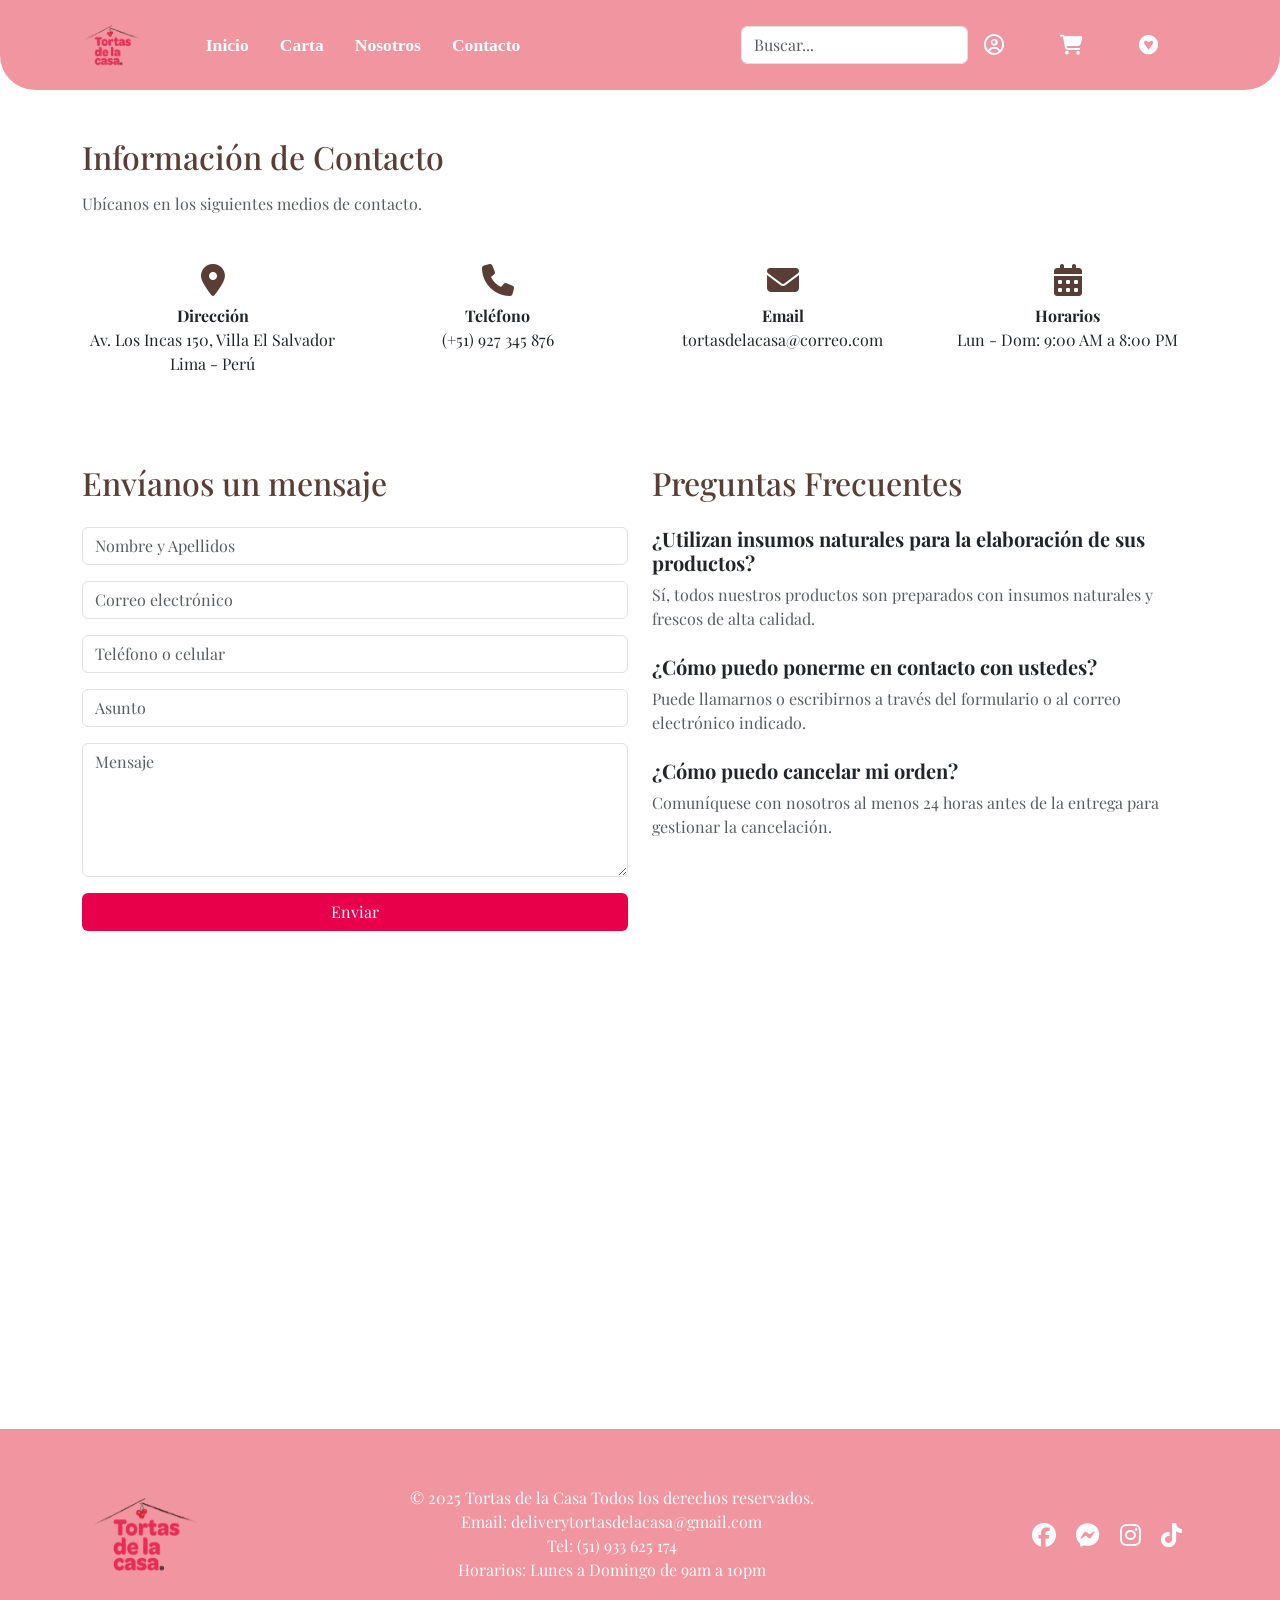
<file: Contacto.html>
<!DOCTYPE html>
<html lang="es">
<head>
  <meta charset="UTF-8" />
  <meta name="viewport" content="width=device-width, initial-scale=1.0" />
  <title>Contacto - Tortas de la Casa</title>
  <link href="https://cdn.jsdelivr.net/npm/bootstrap@5.3.0/dist/css/bootstrap.min.css" rel="stylesheet">
  <link rel="stylesheet" href="https://cdnjs.cloudflare.com/ajax/libs/font-awesome/6.4.2/css/all.min.css" />
    <style>
  @import url('https://fonts.googleapis.com/css2?family=Anton&family=Lato:ital,wght@0,100;0,300;0,400;0,700;0,900;1,100;1,300;1,400;1,700;1,900&family=Montserrat:ital,wght@0,100..900;1,100..900&family=Noto+Sans+Georgian:wght@100..900&family=Open+Sans:ital,wght@0,300..800;1,300..800&family=Oswald:wght@200..700&family=Playfair+Display:ital,wght@0,400..900;1,400..900&family=Poppins:ital,wght@0,100;0,200;0,300;0,400;0,500;0,600;0,700;0,800;0,900;1,100;1,200;1,300;1,400;1,500;1,600;1,700;1,800;1,900&family=Roboto:ital,wght@0,100;0,300;0,400;0,500;0,700;0,900;1,100;1,300;1,400;1,500;1,700;1,900&family=Yuji+Mai&display=swap');
* {
  margin: 0;
  padding: 0;
  box-sizing: border-box;
}
.logo img{
	width: 15%;
  font-weight: bold;
}
      body {
      font-family: "Playfair Display", serif;
    }
    .logo img{
      width: 15%;
    }


    .navbar-nav .nav-link {
    font-size: 1.1em;
    padding: 0 20px;
    color: white !important;
    font-weight: bold;
      display: flex;
      list-style: none;
      margin-right: 15px;
    }
    
    .navbar {
      display: flex;
      align-items: center;
      justify-content: space-between;
      padding: 10px 20px;
      background-color: #F195A1; 
      border-bottom-left-radius: 35px;
      border-bottom-right-radius: 35px;
    }
    .navbar a{
        text-decoration: none;
        color: white;
        font-size: 20px;
        font-weight: bold;
        padding-right: 40px;
          font-family: 'Georgia', serif;
          }
    .navbar-brand img {
      height: 60px;
    }
    h2 {
      color: #5a3e36;
    }
    .navbar-nav .nav-link {
        font-size: 1.1em;
        padding: 0 80px;
    }
    .footer {
      background-color: #F195A1;
      color: white;
      padding: 50px 0;
    }
    .footer .container {
        display: flex;
        justify-content: space-around;
        align-items: center;
        padding: 0 20px;
    }
    .footer .logo-footer {
        height: 110px;
        flex-shrink: 0;
    }
    .footer-text {
        text-align: center;
        margin: 0 20px;
        flex-grow: 1;
        display: flex;
        flex-direction: column;
        align-items: center;
    }
    .footer-text p {
        margin-bottom: 5px;
        line-height: 1.2;
    }
    .footer-text p:last-child {
        margin-bottom: 0;
    }
    .footer-social-icons {
        flex-shrink: 0;
    }
    .footer-social-icons a {
        font-size: 1.5em;
        color: white;
        margin: 0 8px;
        text-decoration: none;
    }
  </style>
</head>
<body>
  <!-- Header -->
  <nav class="navbar navbar-expand-lg navbar-light">
    <div class="container">
      <a class="navbar-brand" href="index.html">
        <img src="img/logo.icon.ico" alt="Logo">
      </a>
      <button class="navbar-toggler" type="button" data-bs-toggle="collapse" data-bs-target="#navbarNav">
        <span class="navbar-toggler-icon"></span>
      </button>
        <div class="collapse navbar-collapse justify-content-center" id="navbarNav">        
        <ul class="navbar-nav">
          <li class="nav-item"><a class="nav-link" href="index.html">Inicio</a></li>
          <li class="nav-item"><a class="nav-link" href="Carta.html">Carta</a></li>
          <li class="nav-item"><a class="nav-link" href="Nosotros.html">Nosotros</a></li>
          <li class="nav-item"><a class="nav-link" href="Contacto.html">Contacto</a></li>
        </ul>
        <form class="d-flex ms-auto me-3"> <input class="form-control" type="search" placeholder="Buscar...">
        </form>
        <div class="d-flex align-items-center">
          <a href="#" class="text-white me-3"><i class="fa-regular fa-circle-user"></i></a>
          <a href="#" class="text-white me-3"><i class="fa-solid fa-cart-shopping"></i></a>
          <a href="#" class="text-white"><i class="fa-brands fa-gratipay"></i></a>
        </div>
      </div>
    </div>
  </nav>
  <!-- Main -->
  <main class="py-5">
    <div class="container">
      <h2 class="text-dark mb-3" style="color: #5a3e36 !important;">Información de Contacto</h2>
    <p class="text-muted mb-5">Ubícanos en los siguientes medios de contacto.</p>

      <div class="row text-center mb-5">
        <div class="col-md-3 mb-4">
          <i class="fas fa-map-marker-alt fa-2x mb-2" style="color: #5a3e36;"></i>
          <p><strong>Dirección</strong><br>Av. Los Incas 150, Villa El Salvador<br>Lima - Perú</p>
        </div>
        <div class="col-md-3 mb-4">
          <i class="fas fa-phone fa-2x mb-2" style="color: #5a3e36;"></i>
          <p><strong>Teléfono</strong><br>(+51) 927 345 876</p>
        </div>
        <div class="col-md-3 mb-4">
          <i class="fas fa-envelope fa-2x mb-2" style="color: #5a3e36;"></i>
          <p><strong>Email</strong><br>tortasdelacasa@correo.com</p>
        </div>
        <div class="col-md-3 mb-4">
          <i class="fas fa-calendar-alt fa-2x mb-2" style="color: #5a3e36;"></i>
          <p><strong>Horarios</strong><br>Lun - Dom: 9:00 AM a 8:00 PM</p>
        </div>
      </div>
      <div class="row">
        <div class="col-md-6 mb-5">
          <h2 class="mb-4" style="color: #5a3e36;">Envíanos un mensaje</h2>
          <form>
            <div class="mb-3">
              <input type="text" class="form-control" placeholder="Nombre y Apellidos" required>
            </div>
            <div class="mb-3">
              <input type="email" class="form-control" placeholder="Correo electrónico" required>
            </div>
            <div class="mb-3">
              <input type="tel" class="form-control" placeholder="Teléfono o celular">
            </div>
            <div class="mb-3">
              <input type="text" class="form-control" placeholder="Asunto">
            </div>
            <div class="mb-3">
              <textarea class="form-control" rows="5" placeholder="Mensaje"></textarea>
            </div>
            <button type="submit" class="btn w-100 text-white" style="background-color: #e8004b;">Enviar</button>
          </form>
        </div>
        <div class="col-md-6">
          <h2 class="mb-4" style="color: #5a3e36;">Preguntas Frecuentes</h2>
          <div class="mb-4">
            <h5><strong>¿Utilizan insumos naturales para la elaboración de sus productos?</strong></h5>
            <p class="text-muted">Sí, todos nuestros productos son preparados con insumos naturales y frescos de alta calidad.</p>
          </div>
          <div class="mb-4">
            <h5><strong>¿Cómo puedo ponerme en contacto con ustedes?</strong></h5>
            <p class="text-muted">Puede llamarnos o escribirnos a través del formulario o al correo electrónico indicado.</p>
          </div>
          <div class="mb-4">
            <h5><strong>¿Cómo puedo cancelar mi orden?</strong></h5>
            <p class="text-muted">Comuníquese con nosotros al menos 24 horas antes de la entrega para gestionar la cancelación.</p>
          </div>
        </div>
      </div>
      <div class="mt-5">
        <iframe src="https://www.google.com/maps/embed?pb=!1m18!1m12!1m3!1d3900.689119948053!2d-76.95249002404417!3d-12.152408545935248!2m3!1f0!2f0!3f0!3m2!1i1024!2i768!4f13.1!3m3!1m2!1s0x9105c6c1f2a245d5%3A0x26e7f647cc3de487!2sAv.%20Los%20Incas%2C%20Villa%20El%20Salvador!5e0!3m2!1ses-419!2spe!4v1656708574810!5m2!1ses-419!2spe" width="100%" height="300" style="border:0;" allowfullscreen="" loading="lazy"></iframe>
      </div>
    </div>
  </main>
  <!-- Footer -->
  <footer class="footer mt-5">
    <div class="container d-flex justify-content-around align-items-center"> <div class="footer-logo">
        <img src="img/logo.icon.ico" alt="Logo" class="logo-footer">
      </div>
      <div class="footer-text">
        <p>© 2025 Tortas de la Casa Todos los derechos reservados.</p>
        <p>Email: deliverytortasdelacasa@gmail.com</p>
        <p>Tel: (51) 933 625 174</p> <p>Horarios: Lunes a Domingo de 9am a 10pm</p>
      </div>
      <div class="footer-social-icons">
        <a href="https://facebook.com" target="_blank"><i class="fab fa-facebook"></i></a>
        <a href="https://www.messenger.com" target="_blank"><i class="fab fa-facebook-messenger"></i></a>
        <a href="https://instagram.com" target="_blank"><i class="fab fa-instagram"></i></a>
        <a href="https://www.tiktok.com" target="_blank"><i class="fab fa-tiktok"></i></a>
      </div>
    </div>
  </footer>
  <script src="https://cdn.jsdelivr.net/npm/bootstrap@5.3.0/dist/js/bootstrap.bundle.min.js"></script>
</body>
</html>
</file>
